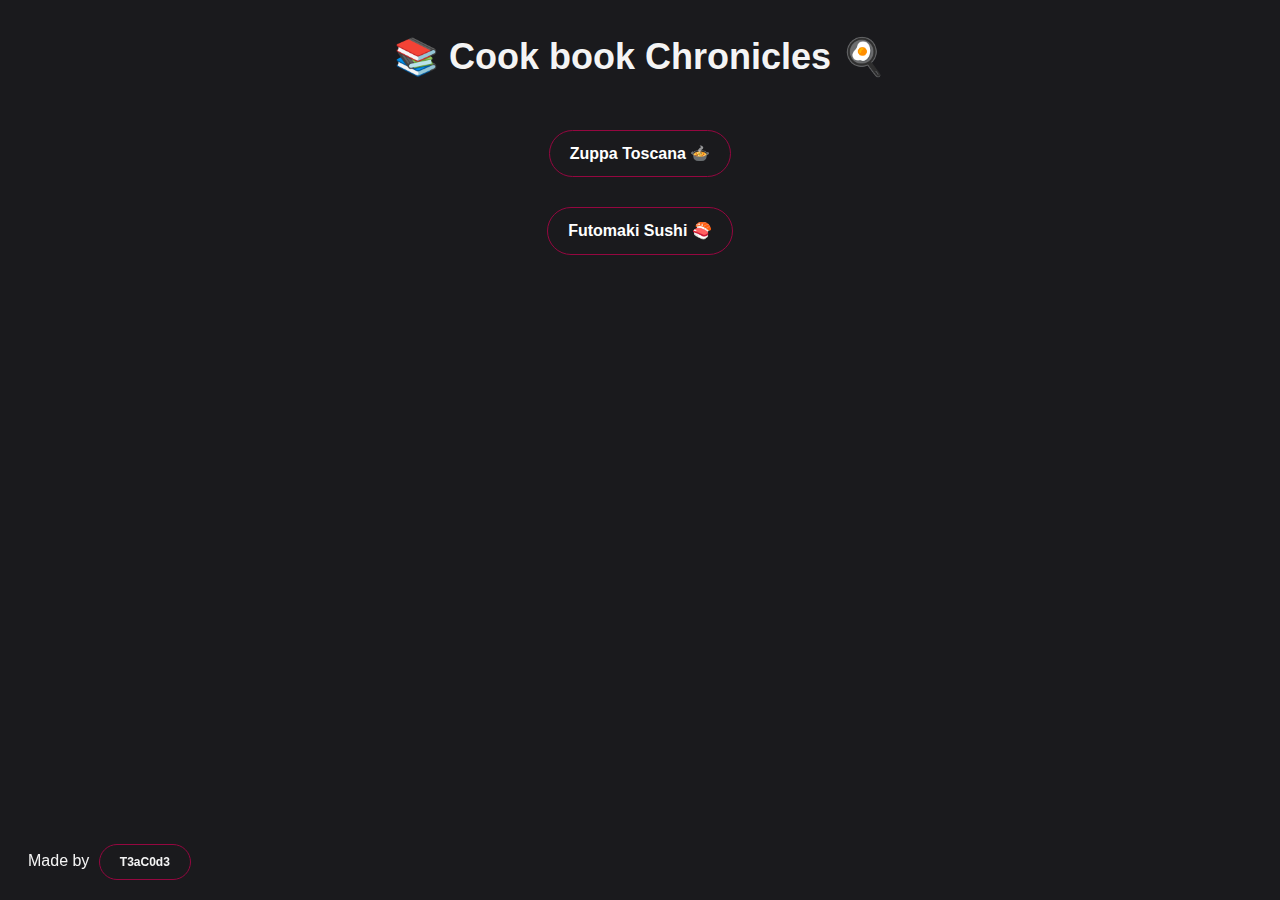
<file: index.html>
<!DOCTYPE html>
<html lang="en">

<head>
    <meta charset="UTF-8">
    <meta name="viewport" content="width=device-width, initial-scale=1.0">
    <title>📚 Cook book Chronicles 🍳</title>
    <link rel="stylesheet" href="styles.css">
</head>

<body>
    <h1>📚 Cook book Chronicles 🍳</h1>
    <ol>
        <li><a href="./recipes_list/zuppa_toscana.html">Zuppa Toscana 🍲</a></li>
        <li><a href="./recipes_list/futomaki_sushi.html">Futomaki Sushi 🍣</a></li>
    </ol>
    <footer>
        <p>Made by <a href="https://github.com/T3aC0d3">T3aC0d3</a></p>
    </footer>

    <script src="script.js" defer></script>
</body>

</html>
</file>
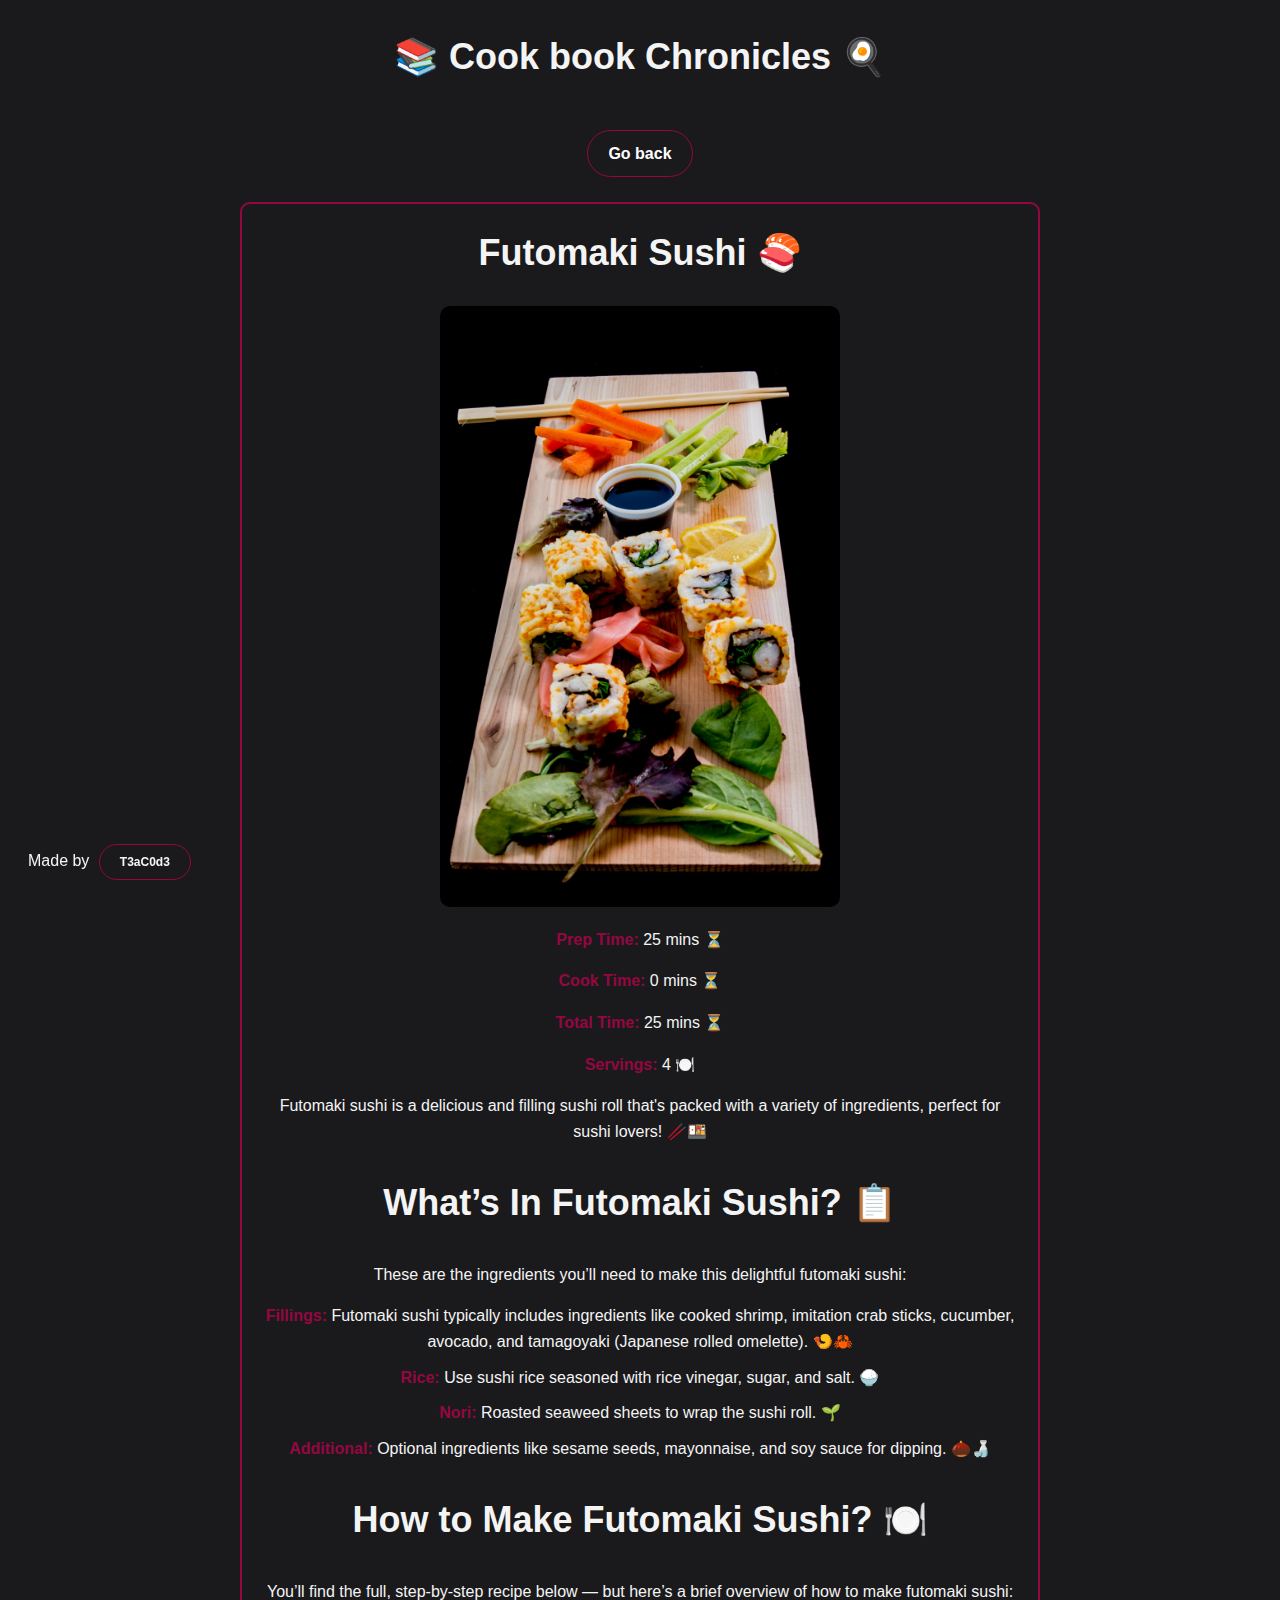
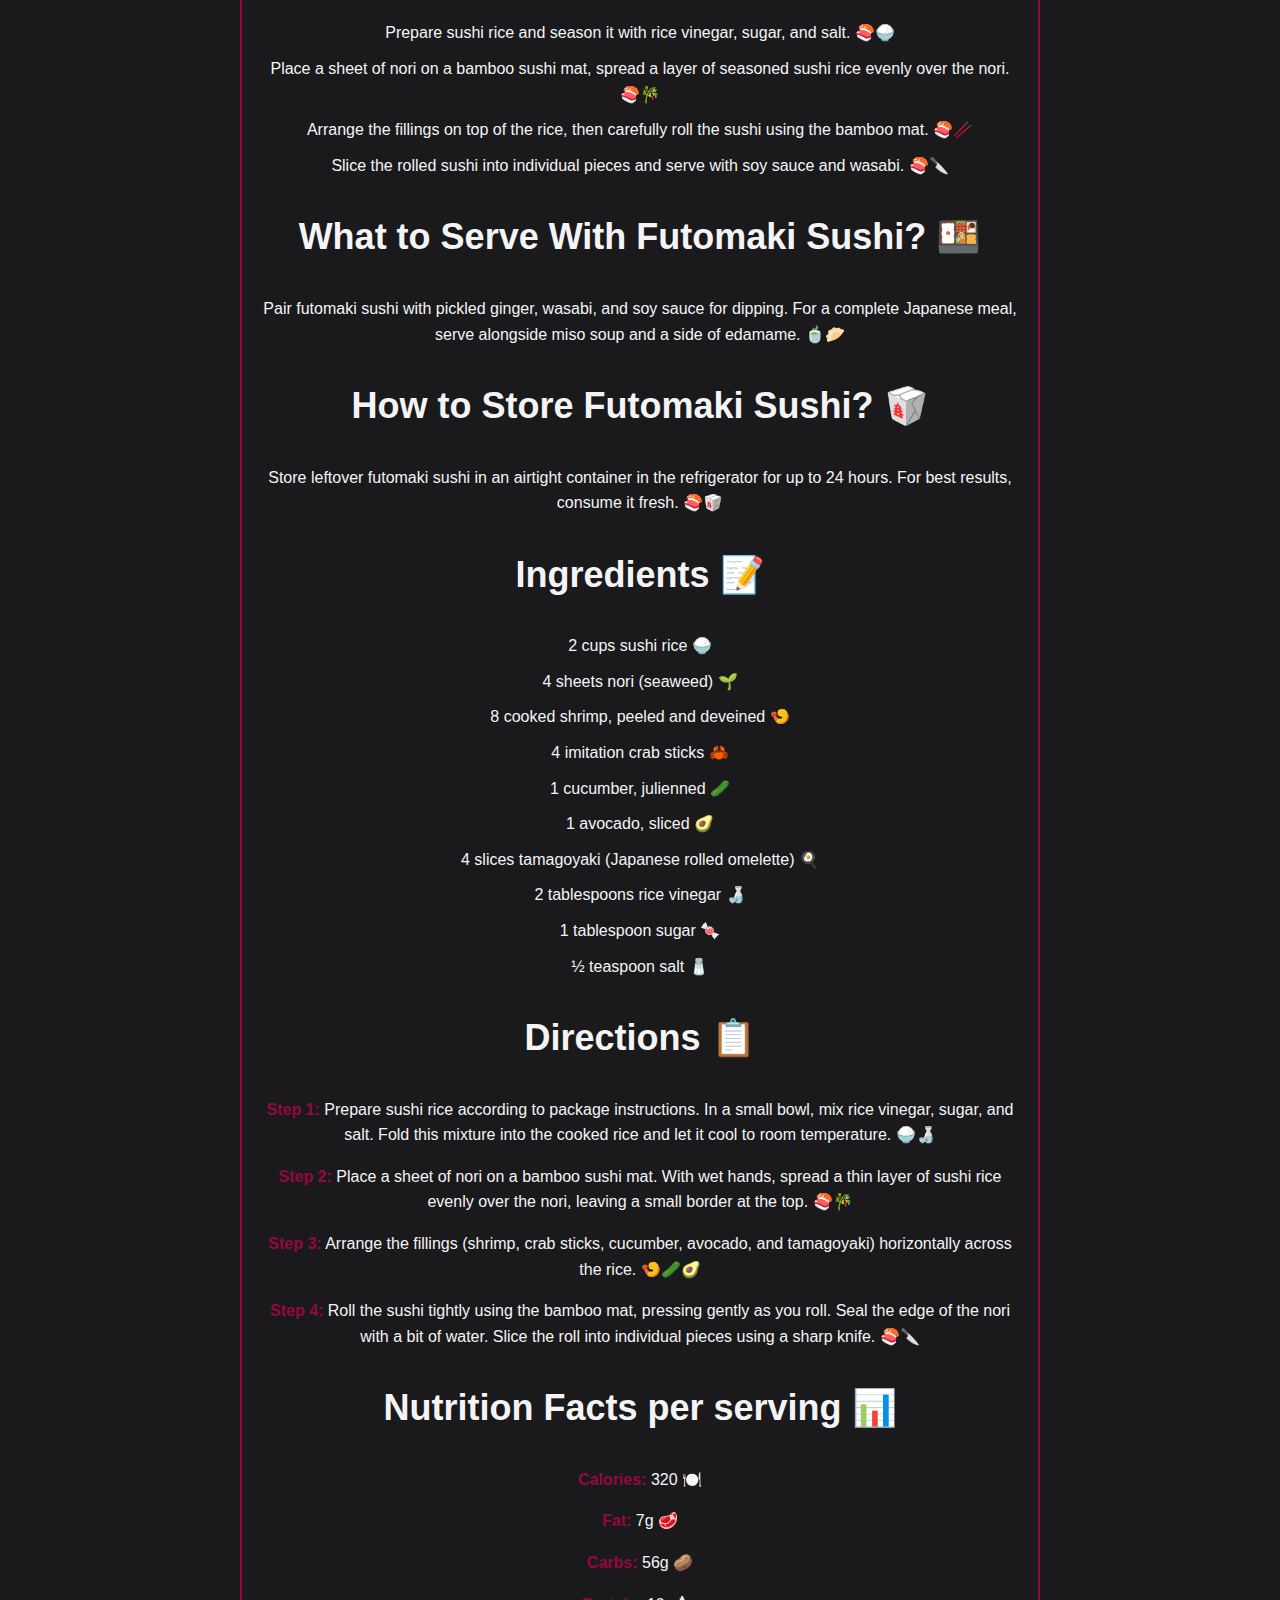
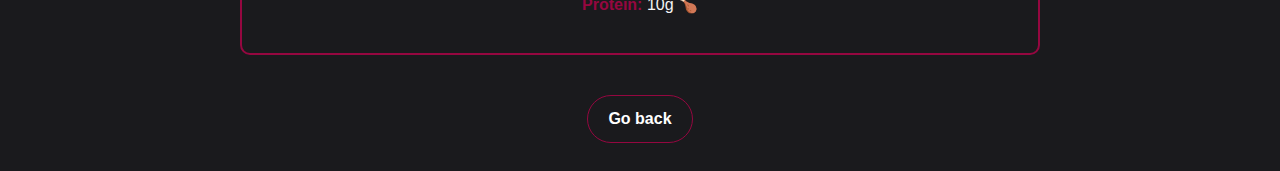
<file: recipes_list/futomaki_sushi.html>
<!DOCTYPE html>
<html lang="en">

<head>
    <meta charset="UTF-8">
    <meta name="viewport" content="width=device-width, initial-scale=1.0">
    <title>Futomaki Sushi 🍣</title>
    <link rel="stylesheet" href="../styles.css">
</head>

<body>
    <h1>📚 Cook book Chronicles 🍳</h1>
    <a href="../index.html">Go back</a>

    <div class="container">
        <div class="border-red">
            <h1>Futomaki Sushi 🍣</h1>

            <img src="../images/futomaki_sushi.webp" alt="Futomaki Sushi" width="400px" height="auto">
            <p><strong>Prep Time: </strong>25 mins ⏳</p>
            <p><strong>Cook Time: </strong>0 mins ⏳</p>
            <p><strong>Total Time: </strong>25 mins ⏳</p>
            <p><strong>Servings: </strong>4 🍽️</p>
            <p>Futomaki sushi is a delicious and filling sushi roll that's packed with a variety of ingredients, perfect
                for sushi lovers! 🥢🍱</p>

            <h2>What’s In Futomaki Sushi? 📋</h2>

            <p>These are the ingredients you’ll need to make this delightful futomaki sushi:</p>
            <ul>
                <li><strong>Fillings: </strong>Futomaki sushi typically includes ingredients like cooked shrimp,
                    imitation crab sticks, cucumber, avocado, and tamagoyaki (Japanese rolled omelette). 🍤🦀</li>
                <li><strong>Rice: </strong>Use sushi rice seasoned with rice vinegar, sugar, and salt. 🍚</li>
                <li><strong>Nori: </strong>Roasted seaweed sheets to wrap the sushi roll. 🌱</li>
                <li><strong>Additional: </strong>Optional ingredients like sesame seeds, mayonnaise, and soy sauce for
                    dipping. 🌰🍶</li>
            </ul>

            <h2>How to Make Futomaki Sushi? 🍽️</h2>

            <p>You’ll find the full, step-by-step recipe below — but here’s a brief overview of how to make futomaki
                sushi:</p>
            <ol>
                <li>Prepare sushi rice and season it with rice vinegar, sugar, and salt. 🍣🍚</li>
                <li>Place a sheet of nori on a bamboo sushi mat, spread a layer of seasoned sushi rice evenly over the
                    nori. 🍣🎋</li>
                <li>Arrange the fillings on top of the rice, then carefully roll the sushi using the bamboo mat. 🍣🥢
                </li>
                <li>Slice the rolled sushi into individual pieces and serve with soy sauce and wasabi. 🍣🔪</li>
            </ol>

            <h2>What to Serve With Futomaki Sushi? 🍱</h2>

            <p>Pair futomaki sushi with pickled ginger, wasabi, and soy sauce for dipping. For a complete Japanese meal,
                serve alongside miso soup and a side of edamame. 🍵🥟</p>

            <h2>How to Store Futomaki Sushi? 🥡</h2>

            <p>Store leftover futomaki sushi in an airtight container in the refrigerator for up to 24 hours. For best
                results, consume it fresh. 🍣🥡</p>

            <h2>Ingredients 📝</h2>
            <ul>
                <li>2 cups sushi rice 🍚</li>
                <li>4 sheets nori (seaweed) 🌱</li>
                <li>8 cooked shrimp, peeled and deveined 🍤</li>
                <li>4 imitation crab sticks 🦀</li>
                <li>1 cucumber, julienned 🥒</li>
                <li>1 avocado, sliced 🥑</li>
                <li>4 slices tamagoyaki (Japanese rolled omelette) 🍳</li>
                <li>2 tablespoons rice vinegar 🍶</li>
                <li>1 tablespoon sugar 🍬</li>
                <li>½ teaspoon salt 🧂</li>
            </ul>

            <h2>Directions 📋</h2>

            <p><strong>Step 1:</strong> Prepare sushi rice according to package instructions. In a small bowl, mix rice
                vinegar, sugar, and salt. Fold this mixture into the cooked rice and let it cool to room temperature.
                🍚🍶</p>

            <p><strong>Step 2:</strong> Place a sheet of nori on a bamboo sushi mat. With wet hands, spread a thin layer
                of sushi rice evenly over the nori, leaving a small border at the top. 🍣🎋</p>

            <p><strong>Step 3:</strong> Arrange the fillings (shrimp, crab sticks, cucumber, avocado, and tamagoyaki)
                horizontally across the rice. 🍤🥒🥑</p>

            <p><strong>Step 4:</strong> Roll the sushi tightly using the bamboo mat, pressing gently as you roll. Seal
                the edge of the nori with a bit of water. Slice the roll into individual pieces using a sharp knife.
                🍣🔪</p>

            <h2>Nutrition Facts per serving 📊</h2>
            <p><strong>Calories: </strong>320 🍽️</p>
            <p><strong>Fat: </strong>7g 🥩</p>
            <p><strong>Carbs: </strong>56g 🥔</p>
            <p><strong>Protein: </strong>10g 🍗</p>
        </div>
    </div>

    <a href="../index.html">Go back</a>
    <footer>
        <p>Made by <a href="https://github.com/T3aC0d3">T3aC0d3</a></p>
    </footer>

    <script src="../script.js" defer></script>
</body>

</html>
</file>
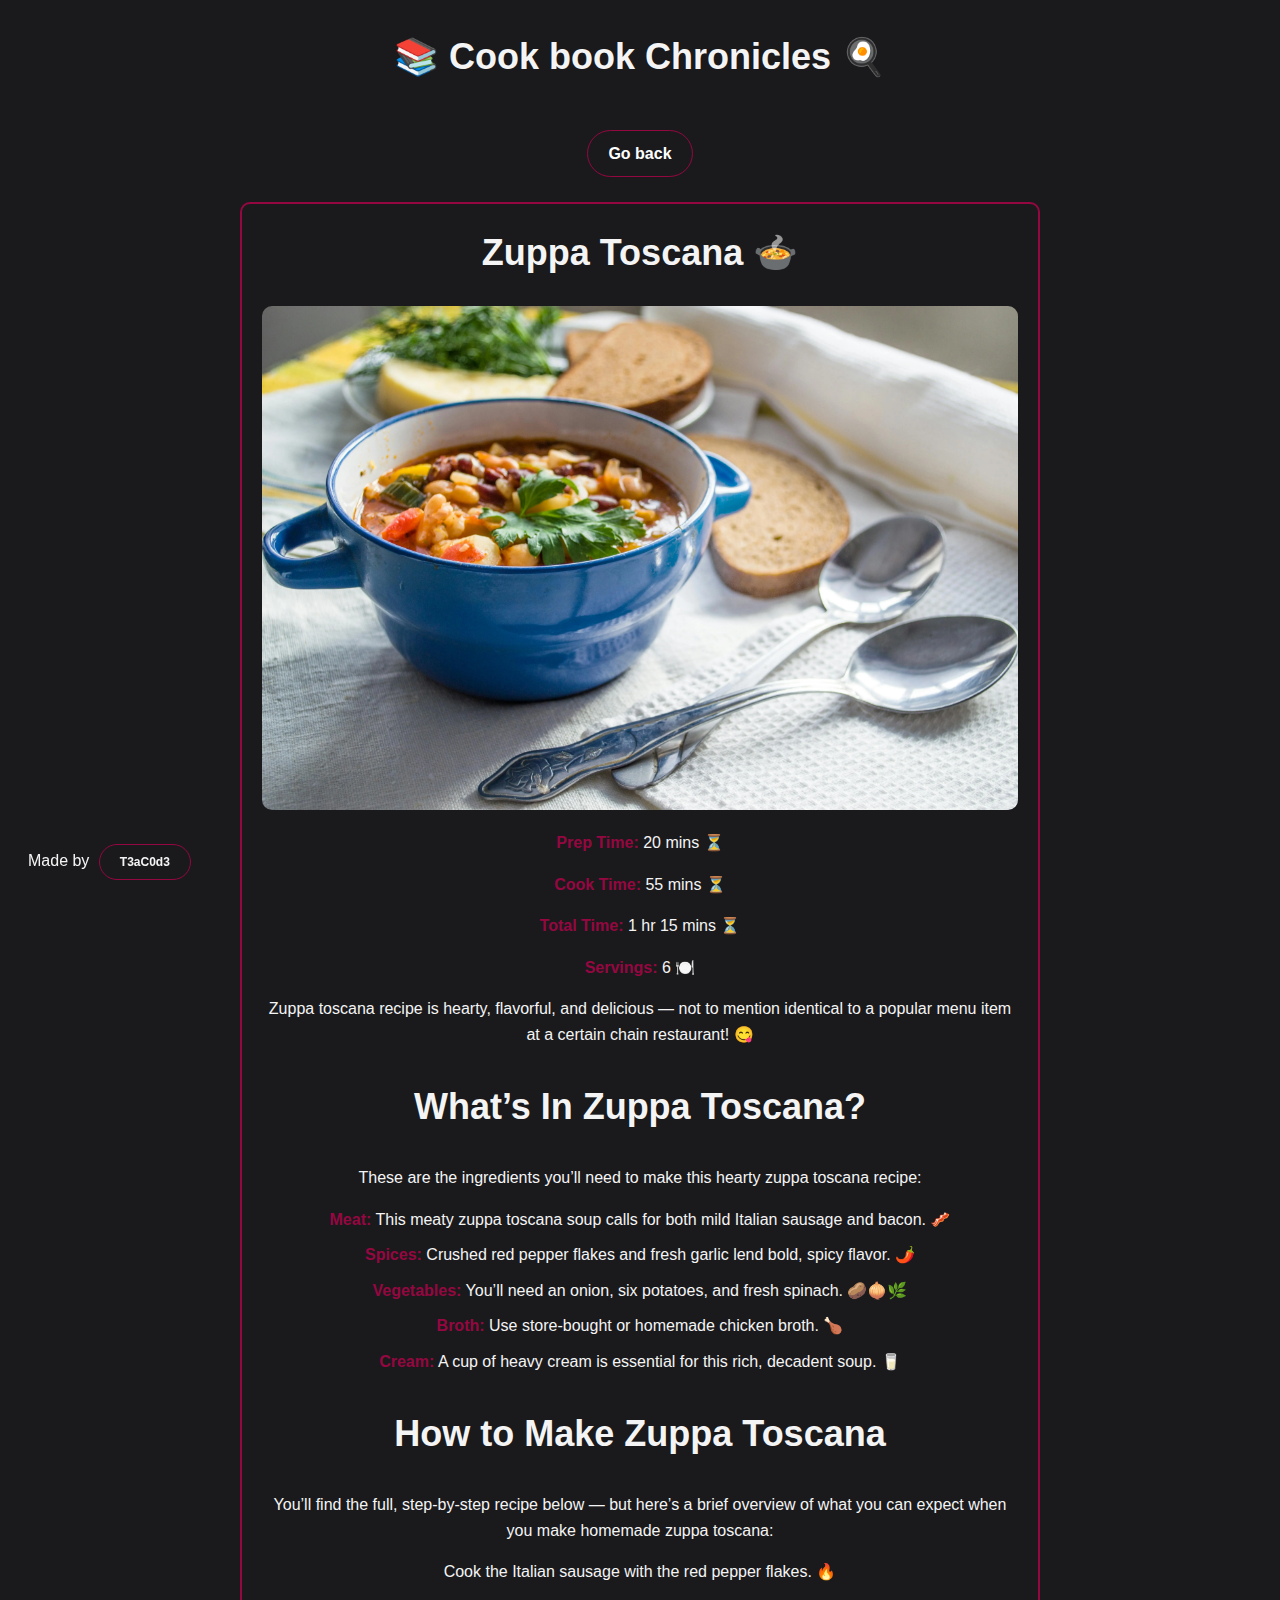
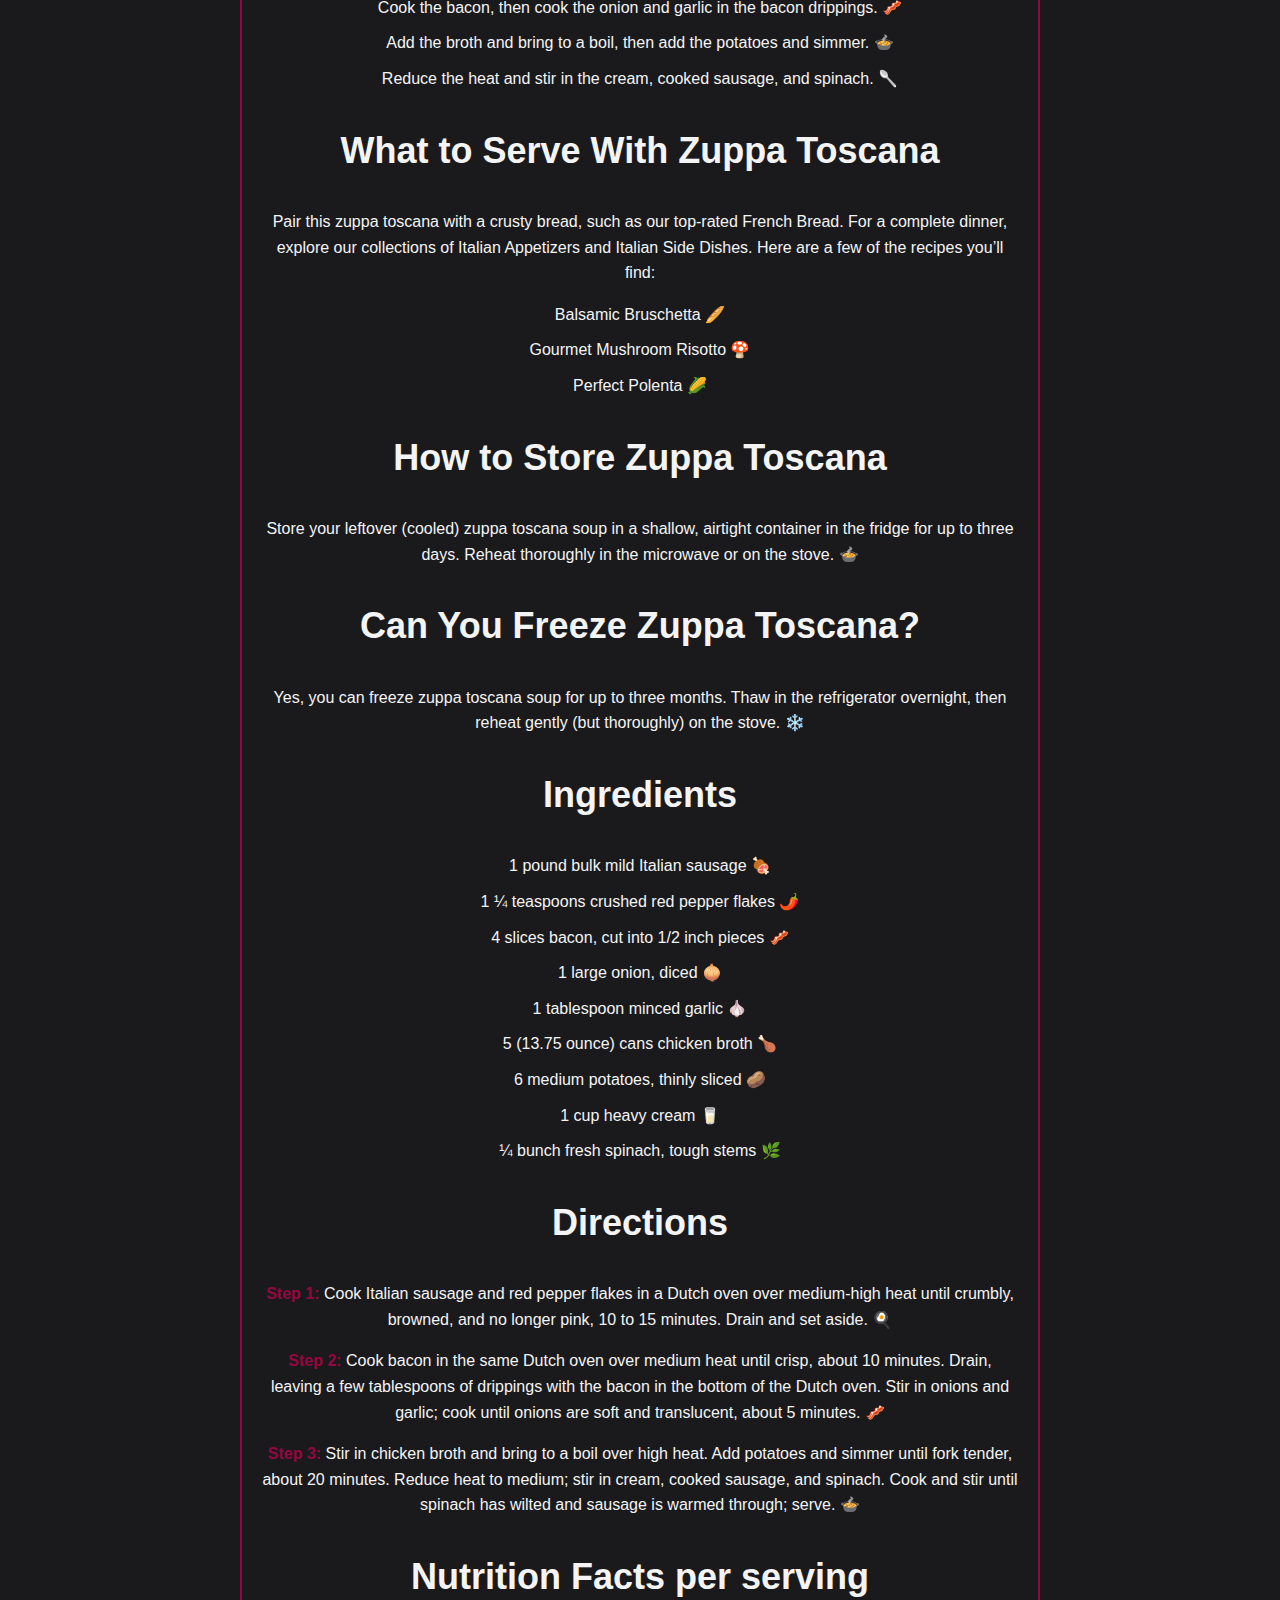
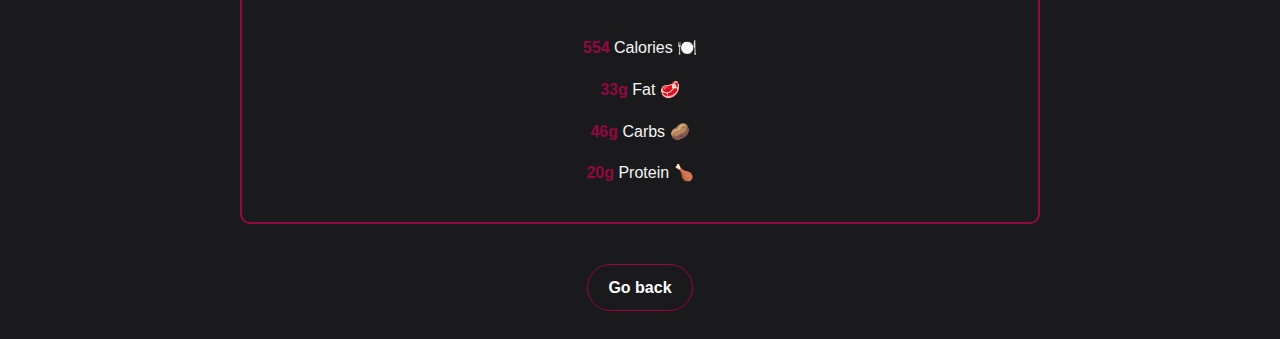
<file: recipes_list/zuppa_toscana.html>
<!DOCTYPE html>
<html lang="en">

<head>
    <meta charset="UTF-8">
    <meta name="viewport" content="width=device-width, initial-scale=1.0">
    <title>Zuppa Toscana 🍲</title>
    <link rel="stylesheet" href="../styles.css">
</head>

<body>
    <h1>📚 Cook book Chronicles 🍳</h1>
    <a href="../index.html">Go back</a>

    <div class="container">
        <div class="border-red">
            <h1>Zuppa Toscana 🍲</h1>
            <img src="../images/zuppa_toscana.webp" alt="Zuppa Toscana">
            <p><strong>Prep Time:</strong> 20 mins ⏳</p>
            <p><strong>Cook Time:</strong> 55 mins ⏳</p>
            <p><strong>Total Time:</strong> 1 hr 15 mins ⏳</p>
            <p><strong>Servings:</strong> 6 🍽️</p>
            <p>Zuppa toscana recipe is hearty, flavorful, and delicious — not to mention identical to a popular menu
                item at a certain chain restaurant! 😋</p>

            <h2>What’s In Zuppa Toscana?</h2>
            <p>These are the ingredients you’ll need to make this hearty zuppa toscana recipe:</p>
            <ul>
                <li><strong>Meat:</strong> This meaty zuppa toscana soup calls for both mild Italian sausage and bacon.
                    🥓</li>
                <li><strong>Spices:</strong> Crushed red pepper flakes and fresh garlic lend bold, spicy flavor. 🌶️
                </li>
                <li><strong>Vegetables:</strong> You’ll need an onion, six potatoes, and fresh spinach. 🥔🧅🌿</li>
                <li><strong>Broth:</strong> Use store-bought or homemade chicken broth. 🍗</li>
                <li><strong>Cream:</strong> A cup of heavy cream is essential for this rich, decadent soup. 🥛</li>
            </ul>

            <h2>How to Make Zuppa Toscana</h2>
            <p>You’ll find the full, step-by-step recipe below — but here’s a brief overview of what you can expect when
                you make homemade zuppa toscana:</p>
            <ol>
                <li>Cook the Italian sausage with the red pepper flakes. 🔥</li>
                <li>Cook the bacon, then cook the onion and garlic in the bacon drippings. 🥓</li>
                <li>Add the broth and bring to a boil, then add the potatoes and simmer. 🍲</li>
                <li>Reduce the heat and stir in the cream, cooked sausage, and spinach. 🥄</li>
            </ol>

            <h2>What to Serve With Zuppa Toscana</h2>
            <p>Pair this zuppa toscana with a crusty bread, such as our top-rated French Bread. For a complete dinner,
                explore our collections of Italian Appetizers and Italian Side Dishes. Here are a few of the recipes
                you’ll find:</p>
            <ul>
                <li>Balsamic Bruschetta 🥖</li>
                <li>Gourmet Mushroom Risotto 🍄</li>
                <li>Perfect Polenta 🌽</li>
            </ul>

            <h2>How to Store Zuppa Toscana</h2>
            <p>Store your leftover (cooled) zuppa toscana soup in a shallow, airtight container in the fridge for up to
                three days. Reheat thoroughly in the microwave or on the stove. 🍲</p>

            <h2>Can You Freeze Zuppa Toscana?</h2>
            <p>Yes, you can freeze zuppa toscana soup for up to three months. Thaw in the refrigerator overnight, then
                reheat gently (but thoroughly) on the stove. ❄️</p>

            <h2>Ingredients</h2>
            <ul>
                <li>1 pound bulk mild Italian sausage 🍖</li>
                <li>1 ¼ teaspoons crushed red pepper flakes 🌶️</li>
                <li>4 slices bacon, cut into 1/2 inch pieces 🥓</li>
                <li>1 large onion, diced 🧅</li>
                <li>1 tablespoon minced garlic 🧄</li>
                <li>5 (13.75 ounce) cans chicken broth 🍗</li>
                <li>6 medium potatoes, thinly sliced 🥔</li>
                <li>1 cup heavy cream 🥛</li>
                <li>¼ bunch fresh spinach, tough stems 🌿</li>
            </ul>

            <h2>Directions</h2>
            <p><strong>Step 1:</strong> Cook Italian sausage and red pepper flakes in a Dutch oven over medium-high heat
                until crumbly, browned, and no longer pink, 10 to 15 minutes. Drain and set aside. 🍳</p>
            <p><strong>Step 2:</strong> Cook bacon in the same Dutch oven over medium heat until crisp, about 10
                minutes. Drain, leaving a few tablespoons of drippings with the bacon in the bottom of the Dutch oven.
                Stir in onions and garlic; cook until onions are soft and translucent, about 5 minutes. 🥓</p>
            <p><strong>Step 3:</strong> Stir in chicken broth and bring to a boil over high heat. Add potatoes and
                simmer until fork tender, about 20 minutes. Reduce heat to medium; stir in cream, cooked sausage, and
                spinach. Cook and stir until spinach has wilted and sausage is warmed through; serve. 🍲</p>

            <h2>Nutrition Facts per serving</h2>
            <p><strong>554 </strong>Calories 🍽️</p>
            <p><strong>33g </strong>Fat 🥩</p>
            <p><strong>46g </strong>Carbs 🥔</p>
            <p><strong>20g </strong>Protein 🍗</p>
        </div>
    </div>

    <a href="../index.html">Go back</a>
    <footer>
        <p>Made by <a href="https://github.com/T3aC0d3">T3aC0d3</a></p>
    </footer>

    <script src="../script.js" defer></script>
</body>

</html>
</file>
<file: styles.css>
body {
    background-color: #1a1a1d;
    color: #f4f4f4;
    font-family: 'Tahoma', sans-serif;
    text-align: center;
    padding: 20px;
    line-height: 1.6;
    opacity: 0;
    transition: opacity 0.5s ease;
}

body.loaded {
    opacity: 1;
}

h1 {
    font-size: 36px;
    margin-top: 0;
}

a {
    display: inline-block;
    padding: 10px 20px;
    text-decoration: none;
    background-color: #1a1a1d;
    border: 1px solid #950740;
    border-radius: 1000px;
    transition: background-color 0.3s ease;
    font-weight: bold;
    color: #ffffff;
    margin-top: 20px;
}

a:hover {
    background-color: #950740;
}

.container {
    margin: auto;
    max-width: 800px;
    padding: 0 20px;
    margin-top: 25px;
}

.border-red {
    border: 2px solid #950740;
    border-radius: 10px;
    box-sizing: border-box;
    padding: 20px;
    margin-bottom: 20px;
}

img {
    display: block;
    margin: 0 auto 20px;
    border-radius: 10px;
    max-width: 100%;
}

h2 {
    font-size: 36px;
    margin-top: 30px;
}

ol,
ul {
    list-style: none;
    text-align: center;
    padding-inline-start: 0;
}

li {
    margin: 10px 0;
}

strong {
    color: #950740;
}

footer {
    position: fixed;
    bottom: 0;
    width: 100%;
    color: #f4f4f4;
    text-align: left;
    padding: 10px 0;
}

footer a {
    color: #f4f4f4;
    text-decoration: none;
    font-weight: bold;
    font-size: 12px;
    display: inline;
    margin-left: 5px;
}
</file>
